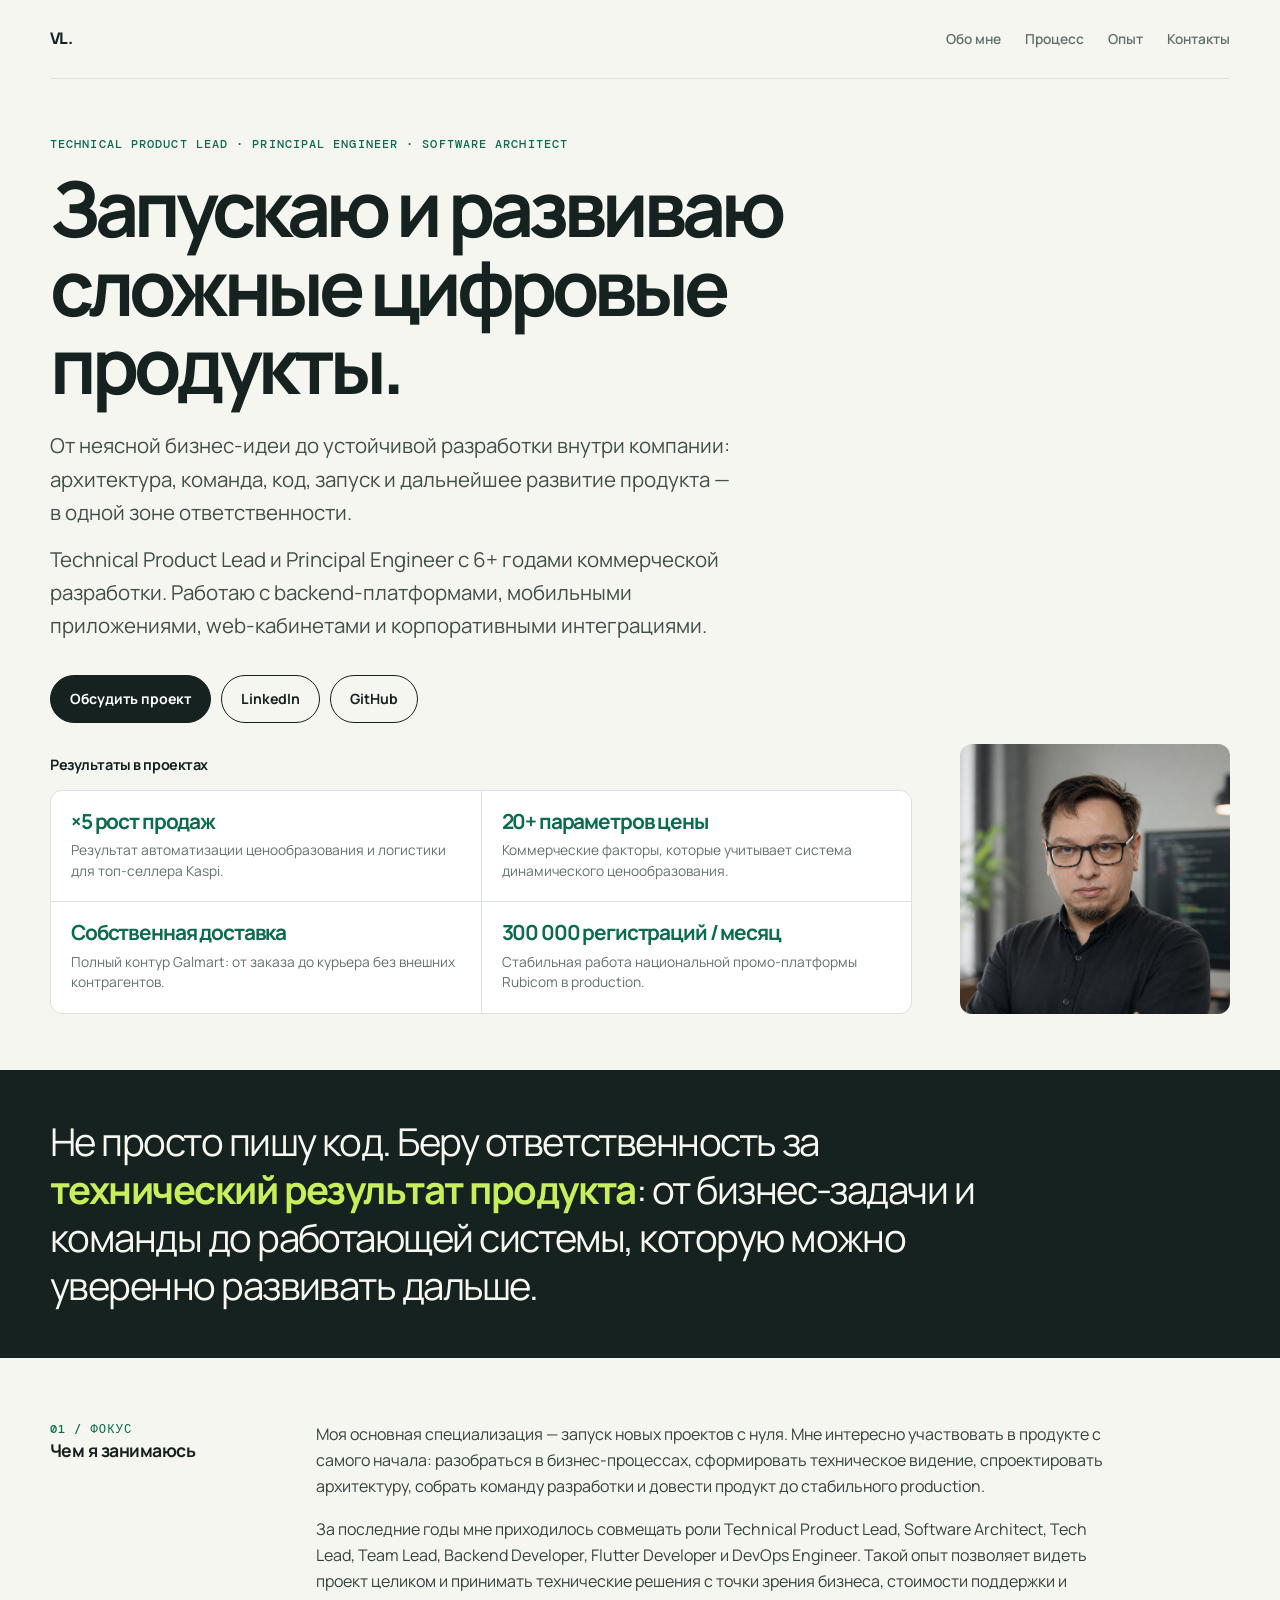
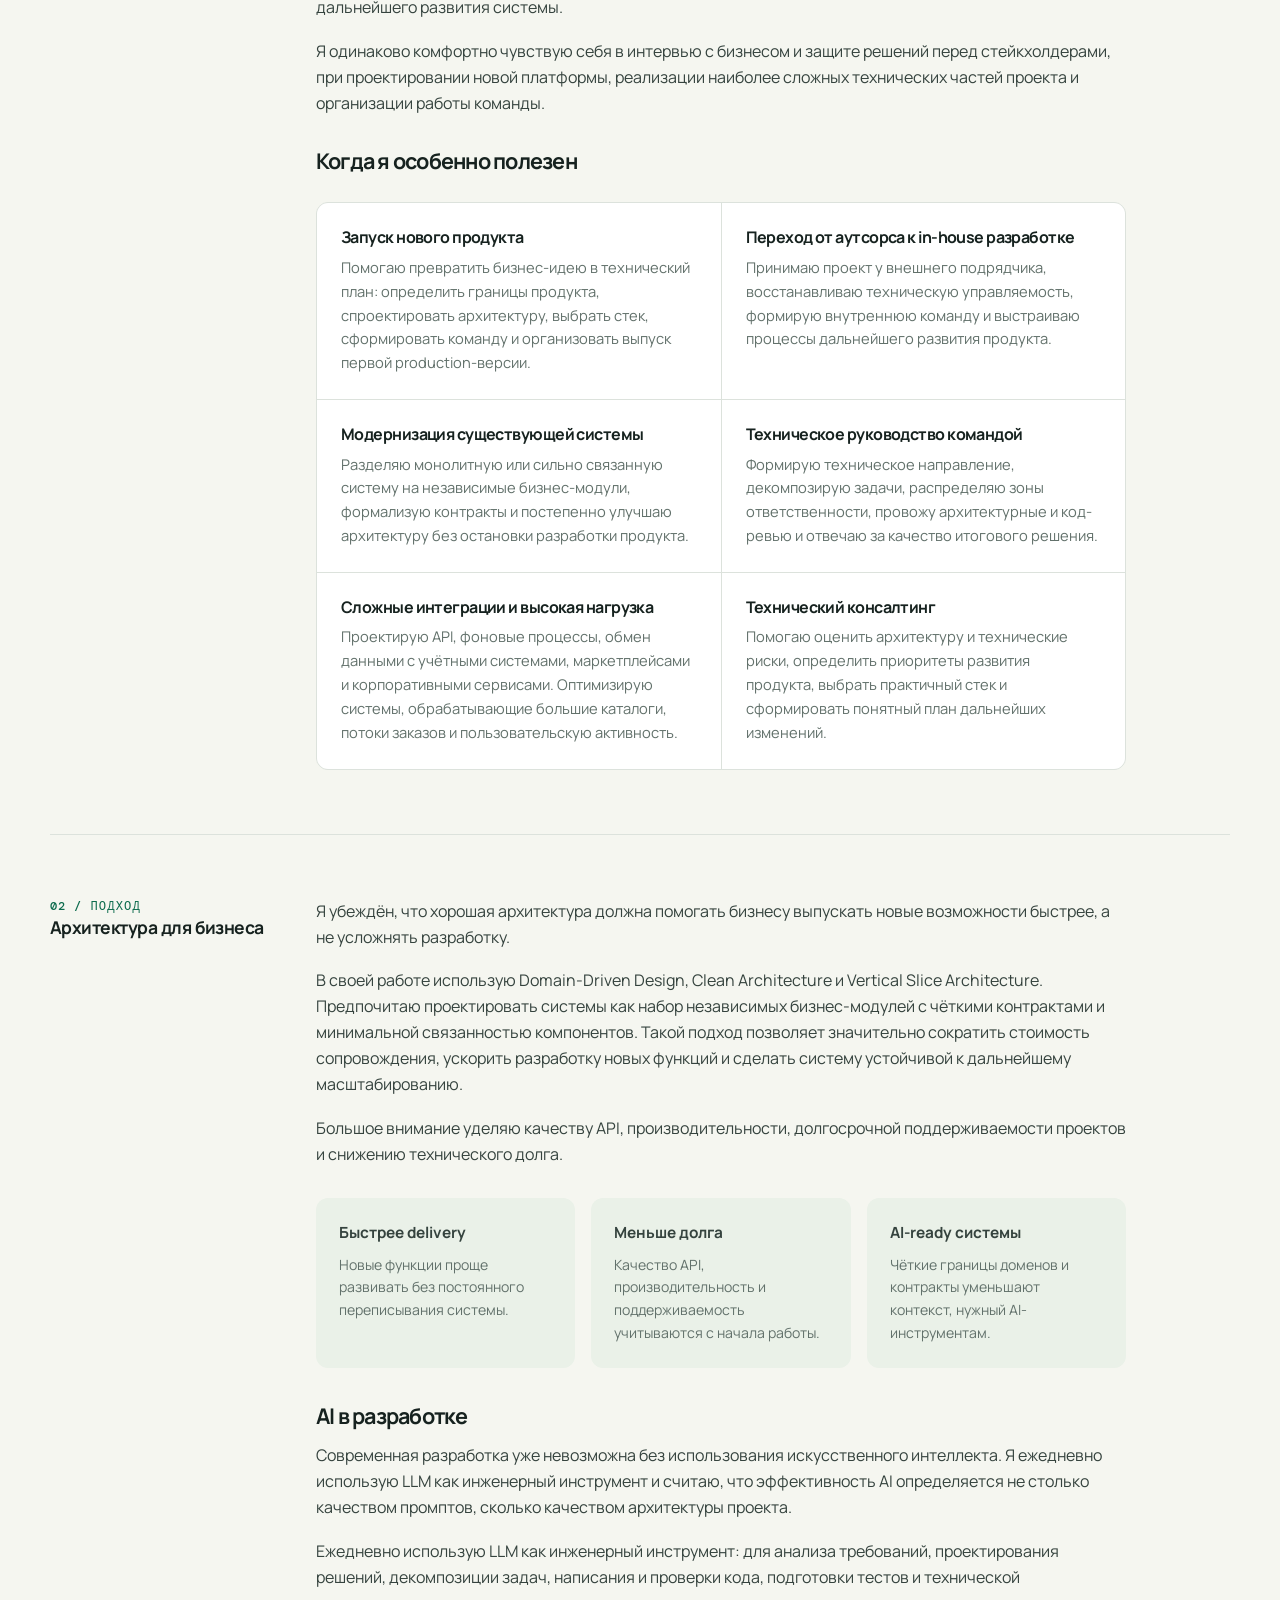
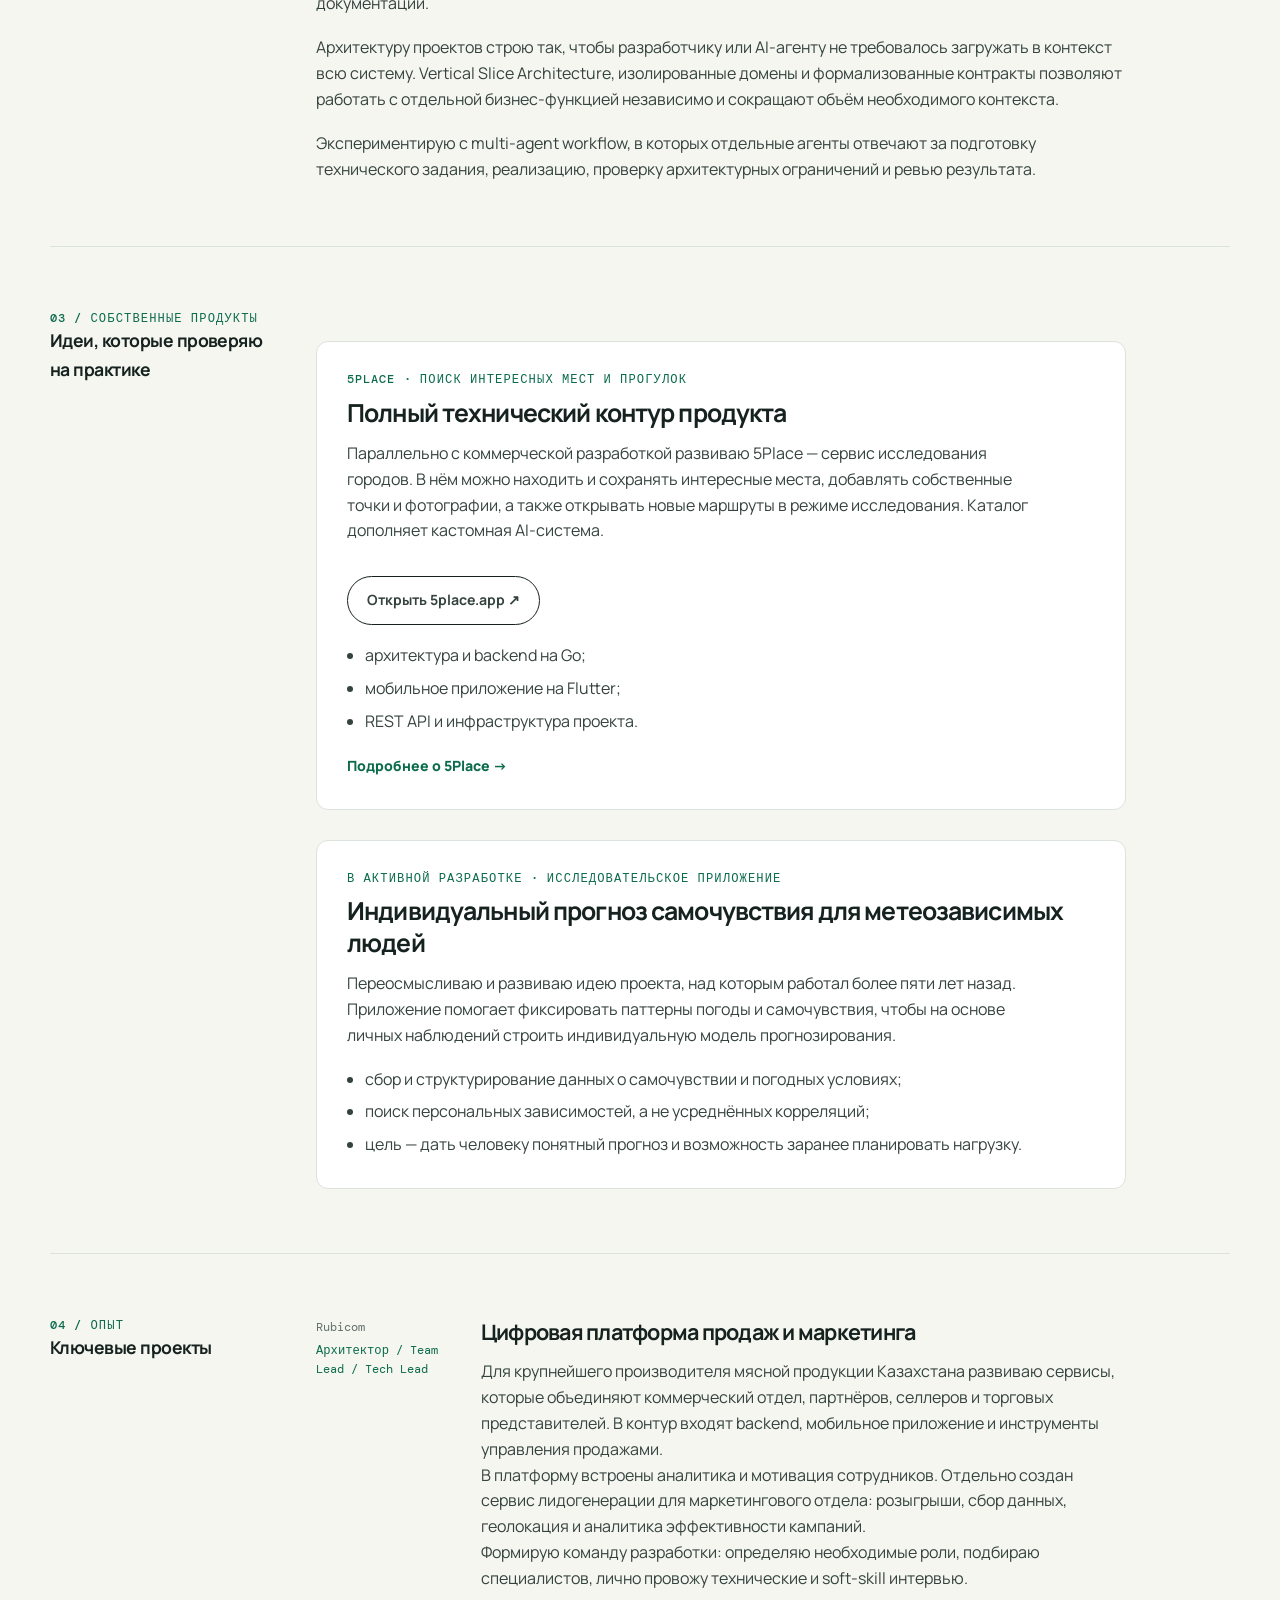
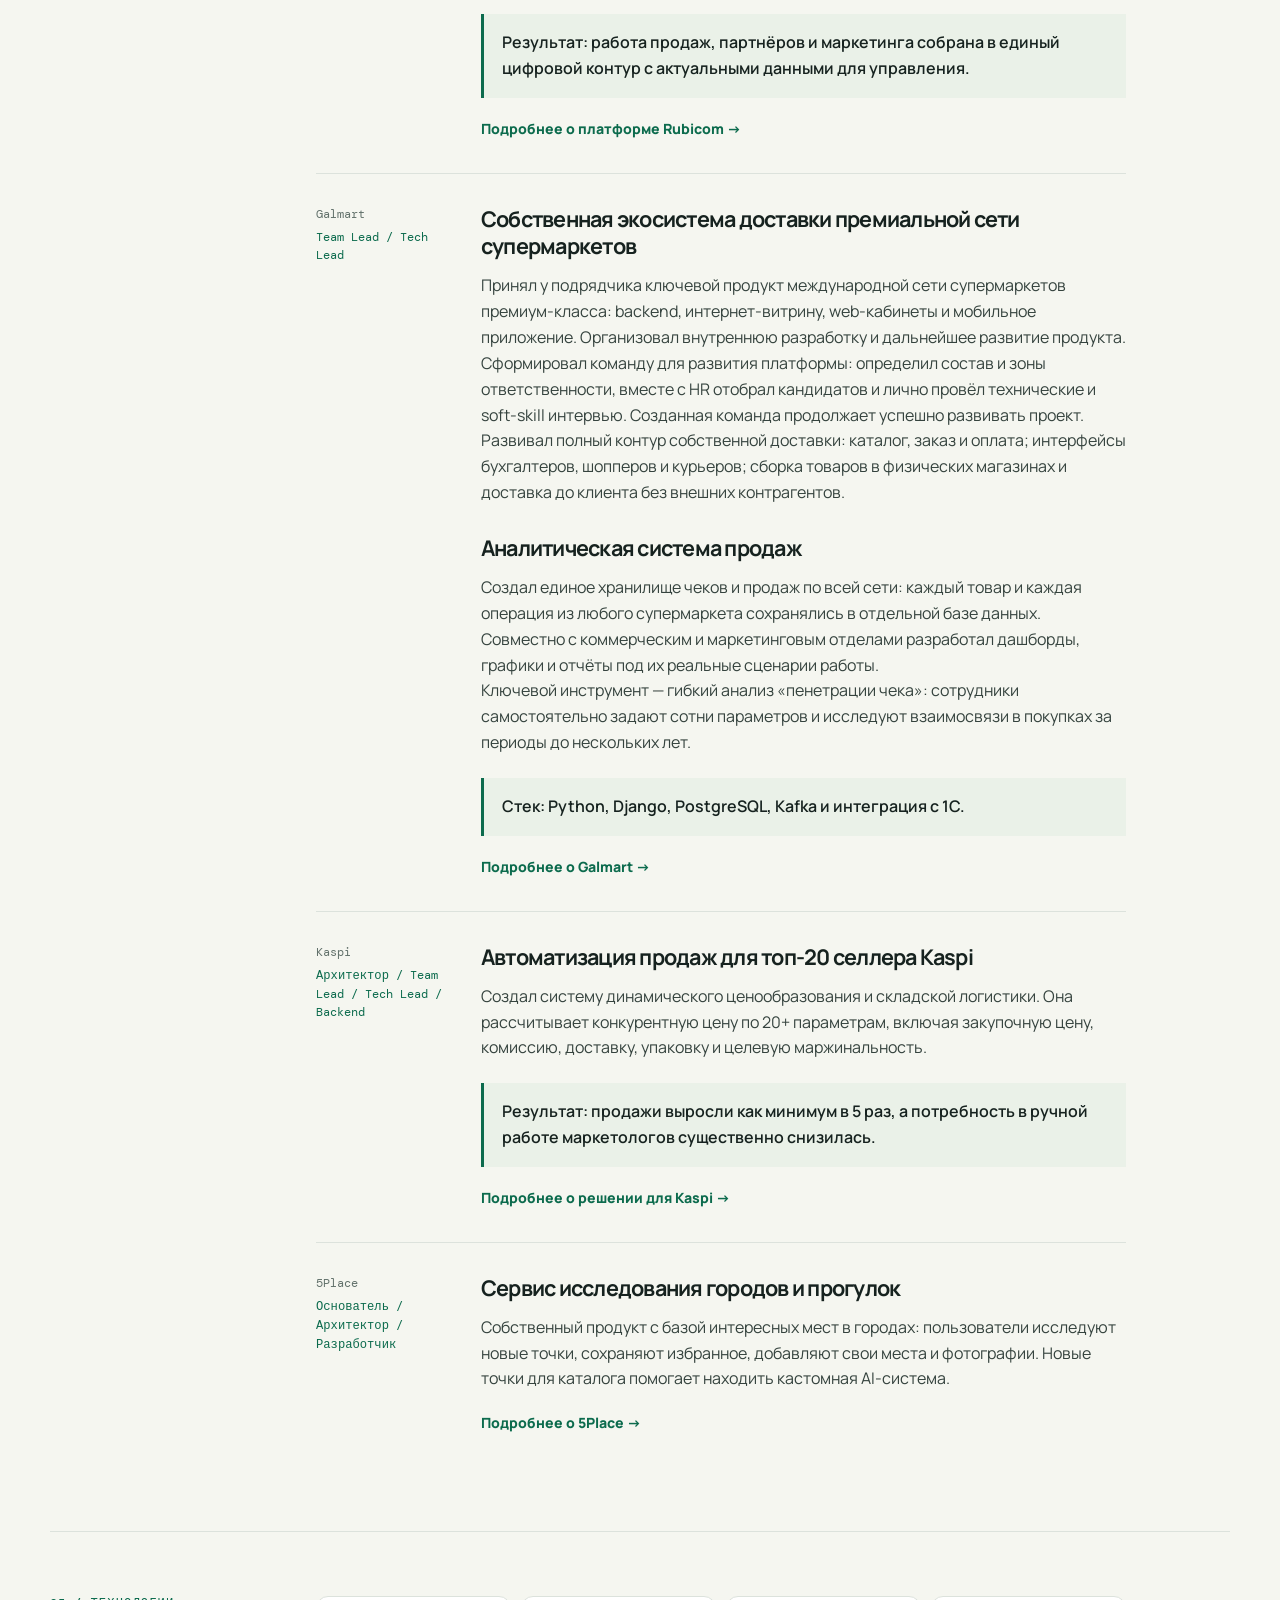
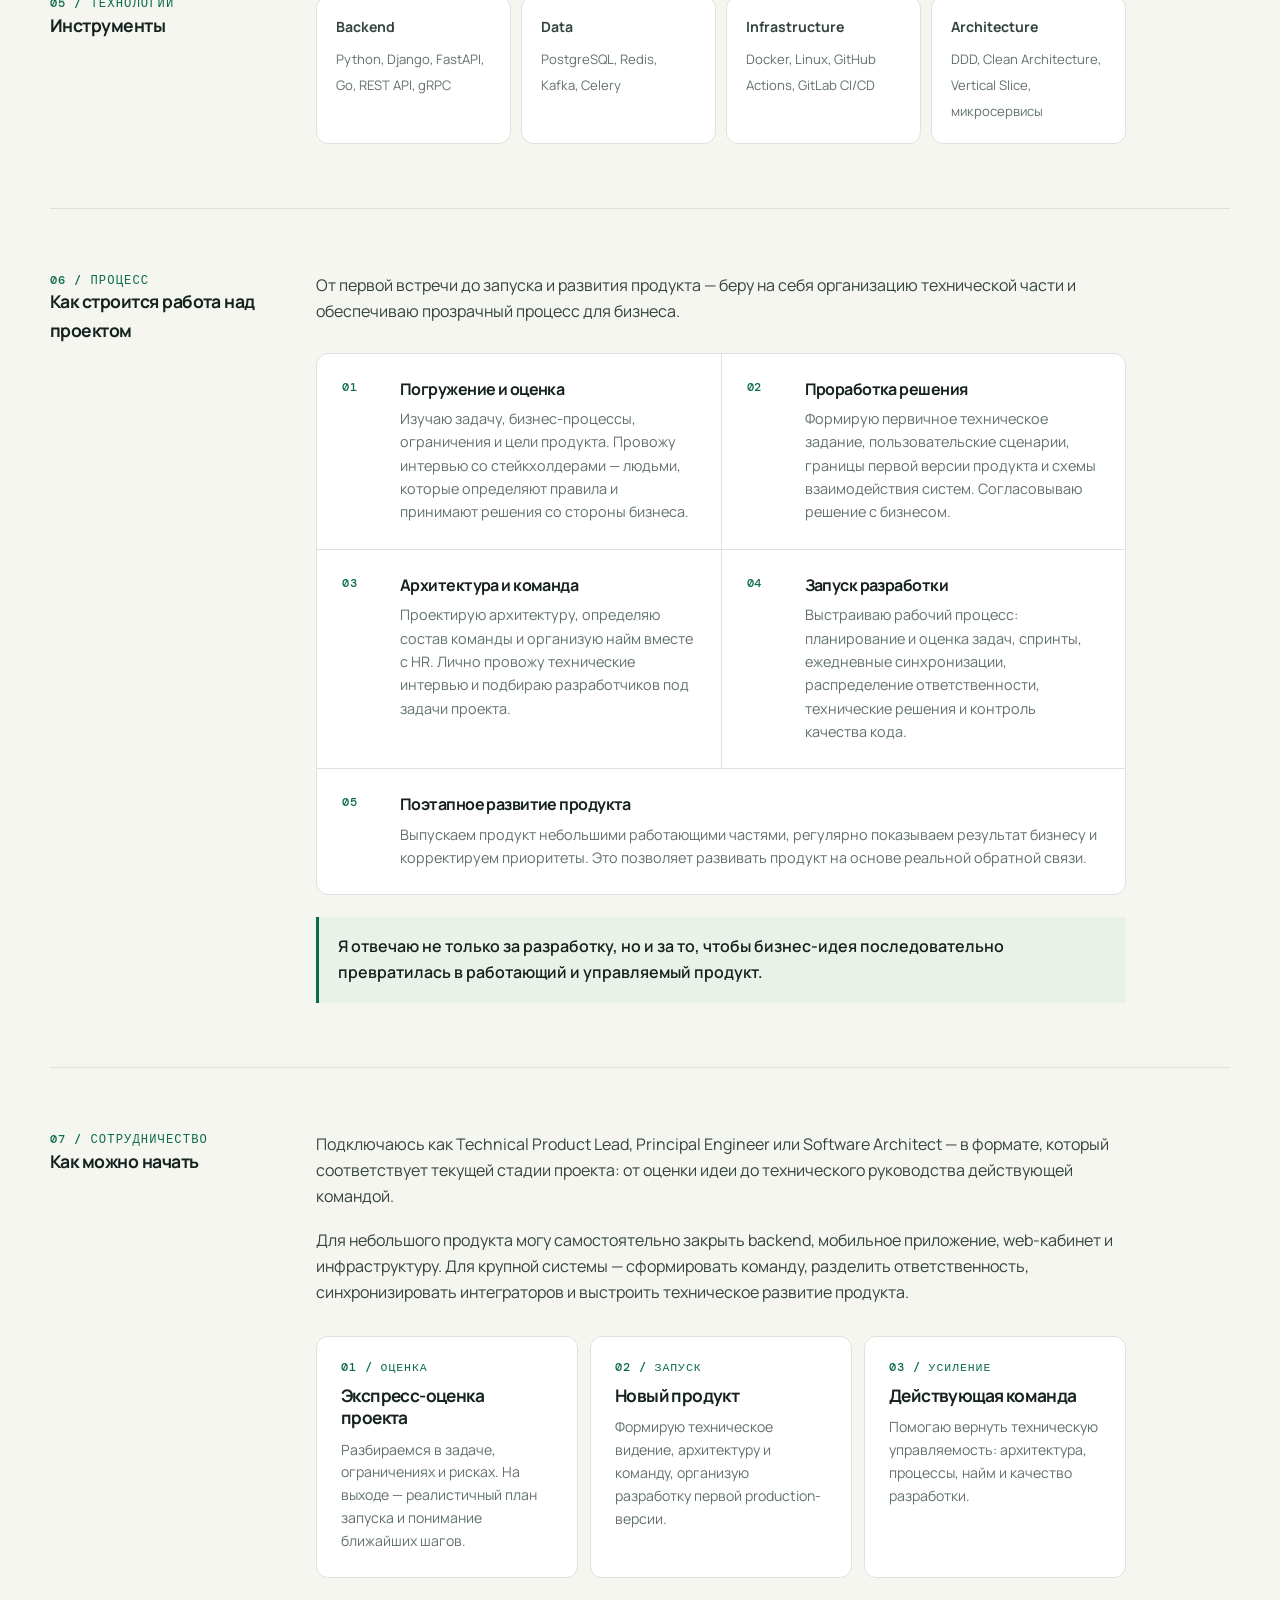
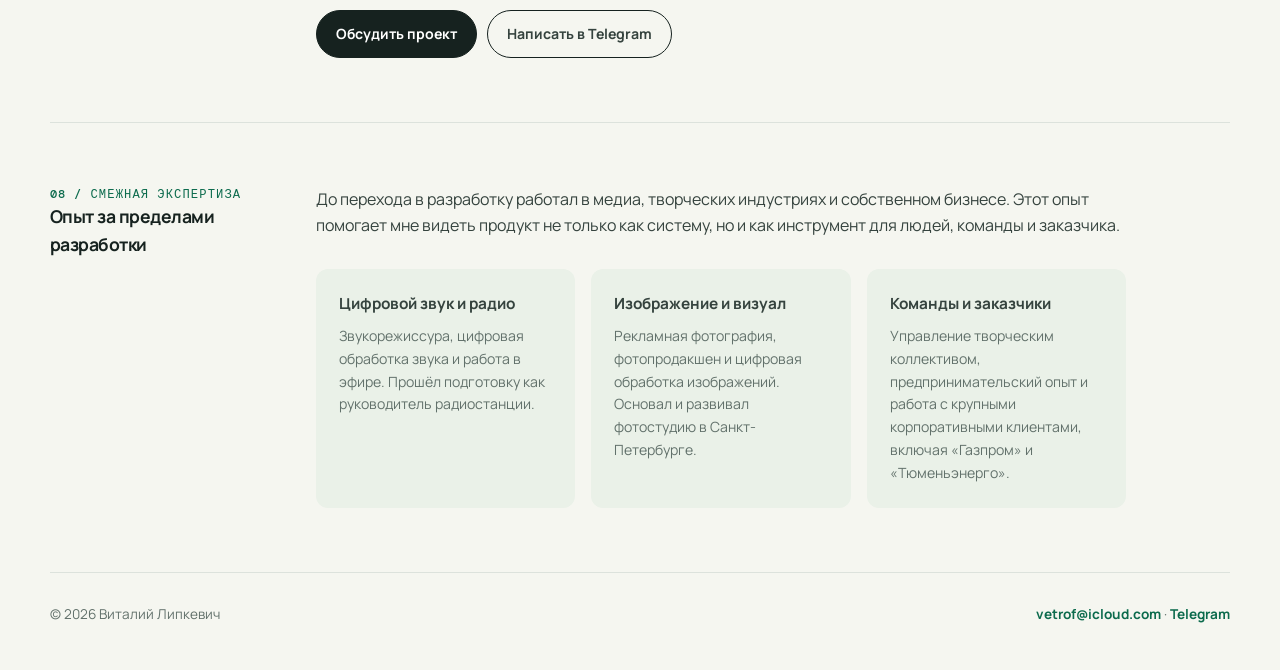
<file: index.html>
<!DOCTYPE html>
<html lang="ru">
    <head>
<meta http-equiv="Content-Type" content="text/html; charset=UTF-8">
        <meta charset="UTF-8">
        <meta name="viewport" content="width=device-width, initial-scale=1.0">
        <title>Виталий Липкевич — Technical Product Lead &amp; Principal Engineer</title>
        <meta name="description" content="Виталий Липкевич — Technical Product Lead и Principal Engineer. Превращаю бизнес-запросы в цифровые продукты: от требований и архитектуры до production.">
        <meta name="google-site-verification" content="I3TQIrChtKUMoIKb_KGM34nCK52fKUWcJ7Zv2fef__0">
        <link rel="canonical" href="https://vetrof.github.io/">
        <meta property="og:type" content="website">
        <meta property="og:locale" content="ru_RU">
        <meta property="og:title" content="Виталий Липкевич — Technical Product Lead &amp; Principal Engineer">
        <meta property="og:description" content="Technical Product Lead и Principal Engineer: превращаю бизнес-запросы в цифровые продукты, проектирую архитектуру и формирую команды.">
        <meta property="og:url" content="https://vetrof.github.io/">
        <meta property="og:image" content="https://vetrof.github.io/my_photo.jpg">
        <meta name="twitter:card" content="summary">
        <script type="application/ld+json">
            {"@context":"https://schema.org","@type":"Person","name":"Виталий Липкевич","jobTitle":["Technical Product Lead","Principal Engineer","Software Architect"],"url":"https://vetrof.github.io/","image":"https://vetrof.github.io/my_photo.jpg","email":"mailto:vetrof@icloud.com","sameAs":["https://www.linkedin.com/in/vitaly-lipkevich/","https://github.com/vetrof","https://t.me/old_pogrommist"],"knowsAbout":["Product Discovery","Stakeholder Management","Software Architecture","Backend Development","Python","Go","Flutter","Domain-Driven Design","Clean Architecture","Vertical Slice Architecture"]}
        </script>
        <link rel="preconnect" href="https://fonts.googleapis.com">
        <link rel="preconnect" href="https://fonts.gstatic.com" crossorigin>
        <link href="https://fonts.googleapis.com/css2?family=DM+Mono:wght@400;500&amp;family=Manrope:wght@400;500;600;700;800&amp;display=swap" rel="stylesheet">
        <style>
            :root { --ink:#16221f; --muted:#62716b; --paper:#f5f6f0; --card:#fff; --line:#dce2dc; --green:#0c6b4d; --lime:#c6ef5b; --soft:#eaf1e8; --radius:12px; }
            * { box-sizing:border-box; margin:0; }
            html { scroll-behavior:smooth; }
            body { color:var(--ink); background:var(--paper); font-family:Manrope,Arial,sans-serif; line-height:1.62; -webkit-font-smoothing:antialiased; }
            a { color:inherit; }
            .wrap { width:min(1180px, calc(100% - 40px)); margin:auto; }
            .top { display:flex; align-items:center; justify-content:space-between; padding:26px 0; border-bottom:1px solid var(--line); }
            .brand { font-weight:800; letter-spacing:-.04em; text-decoration:none; }
            .nav { display:flex; gap:24px; color:var(--muted); font-size:.86rem; font-weight:600; }
            .nav a { text-decoration:none; }
            .nav a:hover { color:var(--green); }
            .hero { display:grid; grid-template-columns:1fr 270px; gap:48px; padding:58px 0 56px; align-items:end; }
            .eyebrow, .label { color:var(--green); font:500 .76rem/1.2 "DM Mono",monospace; letter-spacing:.09em; text-transform:uppercase; }
            h1 { max-width:860px; margin:18px 0 25px; font-size:clamp(2.55rem,6vw,5.6rem); line-height:1.02; letter-spacing:-.065em; }
            .lead { max-width:690px; color:#405049; font-size:clamp(1.05rem,2vw,1.28rem); }
            .lead + .lead { margin-top:14px; }
            .actions { display:flex; flex-wrap:wrap; gap:10px; margin-top:32px; }
            .button { border:1px solid var(--ink); border-radius:999px; padding:12px 19px; font-size:.88rem; font-weight:700; text-decoration:none; transition:.2s; }
            .button.primary { background:var(--ink); color:white; }
            .button:hover { transform:translateY(-2px); background:var(--lime); color:var(--ink); border-color:var(--lime); }
            .portrait img { display:block; width:100%; aspect-ratio:1; object-fit:cover; border-radius:var(--radius); filter:saturate(.8); }
            .results { margin-top:30px; }
            .results h2 { margin-bottom:13px; font-size:.9rem; }
            .result-grid { display:grid; grid-template-columns:repeat(2,1fr); gap:1px; overflow:hidden; border:1px solid var(--line); border-radius:var(--radius); background:var(--line); }
            .result-card { background:var(--card); padding:20px; }
            .result-card b { display:block; color:var(--green); font-size:1.3rem; letter-spacing:-.055em; line-height:1.05; }
            .result-card p { margin-top:8px; color:var(--muted); font-size:.86rem; line-height:1.48; }
            .statement { background:var(--ink); color:#f7f8f1; padding:48px 0; }
            .statement p { max-width:930px; font-size:clamp(1.45rem,3vw,2.45rem); line-height:1.25; letter-spacing:-.04em; }
            .statement strong { color:var(--lime); }
            .section { padding:64px 0; border-bottom:1px solid var(--line); }
            .section-grid { display:grid; grid-template-columns:220px minmax(0,1fr); gap:46px; }
            h2 { font-size:1.1rem; letter-spacing:-.03em; }
            .section-content > p + p { margin-top:18px; }
            .section-content { max-width:810px; color:#35433e; }
            .section-content h3 { color:var(--ink); font-size:1.35rem; line-height:1.28; letter-spacing:-.035em; }
            .services { display:grid; grid-template-columns:repeat(2,1fr); gap:1px; overflow:hidden; background:var(--line); border:1px solid var(--line); border-radius:var(--radius); margin-top:28px; }
            .service { background:var(--card); padding:24px; }
            .service h3 { font-size:1rem; margin-bottom:8px; }
            .service p { font-size:.92rem; color:var(--muted); }
            .workflow { display:grid; grid-template-columns:repeat(2,1fr); gap:1px; overflow:hidden; margin-top:28px; border:1px solid var(--line); border-radius:var(--radius); background:var(--line); }
            .workflow-step { display:grid; grid-template-columns:44px 1fr; gap:14px; padding:25px; background:var(--card); }
            .workflow-step:last-child { grid-column:1 / -1; }
            .step-number { color:var(--green); font:500 .78rem/1.4 "DM Mono",monospace; letter-spacing:.05em; }
            .workflow-step h3 { margin-bottom:8px; font-size:1rem; }
            .workflow-step p { color:var(--muted); font-size:.9rem; }
            .workflow-note { margin-top:22px; padding:17px 19px; border-left:3px solid var(--green); background:var(--soft); color:var(--ink); font-weight:600; }
            .engagements { display:grid; grid-template-columns:repeat(3,1fr); gap:12px; margin-top:30px; }
            .engagement { padding:24px; border:1px solid var(--line); border-radius:var(--radius); background:var(--card); }
            .engagement b { display:block; color:var(--green); font:500 .72rem/1.2 "DM Mono",monospace; letter-spacing:.08em; text-transform:uppercase; }
            .engagement h3 { margin:11px 0 9px; font-size:1.08rem; }
            .engagement p { color:var(--muted); font-size:.88rem; }
            .approach { display:grid; grid-template-columns:repeat(3,1fr); gap:16px; margin-top:30px; }
            .approach div { background:var(--soft); padding:23px; border-radius:var(--radius); }
            .approach b { display:block; margin-bottom:8px; font-size:.96rem; }
            .approach p { color:var(--muted); font-size:.88rem; }
            .project { background:var(--card); border:1px solid var(--line); border-radius:var(--radius); padding:30px; margin-top:30px; }
            .project h3 { margin:10px 0 12px; font-size:1.55rem; }
            .project p { max-width:700px; }
            .project ul, .role ul { margin:18px 0 0; padding-left:18px; }
            .outcome { margin-top:22px; padding:16px 18px; border-left:3px solid var(--green); background:var(--soft); color:var(--ink); font-weight:600; }
            .case-link { display:inline-block; margin-top:20px; color:var(--green); font-size:.88rem; font-weight:800; text-decoration:none; }
            .case-link:hover { text-decoration:underline; }
            li + li { margin-top:7px; }
            .roles { display:grid; gap:0; }
            .role { display:grid; grid-template-columns:145px 1fr; gap:20px; padding:31px 0; border-top:1px solid var(--line); }
            .role:first-child { padding-top:0; border-top:0; }
            .role-meta { color:var(--muted); font:400 .76rem/1.55 "DM Mono",monospace; }
            .role-meta span { display:block; color:var(--green); margin-top:4px; }
            .role h3 { margin-bottom:13px; }
            .stack { display:grid; grid-template-columns:repeat(4,1fr); gap:10px; }
            .stack div { padding:19px; border:1px solid var(--line); border-radius:var(--radius); background:var(--card); }
            .stack b { font-size:.88rem; display:block; margin-bottom:7px; }
            .stack span { font-size:.82rem; color:var(--muted); }
            footer { display:flex; justify-content:space-between; gap:24px; padding:30px 0 45px; color:var(--muted); font-size:.85rem; }
            footer a { color:var(--green); font-weight:700; text-decoration:none; }
            @media (max-width:760px) { .wrap{width:min(100% - 28px,1180px)} .top{padding:18px 0}.nav{gap:13px;font-size:.75rem}.hero{grid-template-columns:1fr;gap:28px;padding:38px 0 44px}.portrait{width:160px;justify-self:end}.section{padding:44px 0}.section-grid,.role{grid-template-columns:1fr;gap:18px}.services,.workflow,.engagements,.approach,.stack,.result-grid{grid-template-columns:1fr}.workflow-step:last-child{grid-column:auto}.statement{padding:36px 0} footer{display:block} footer p+p{margin-top:10px} }
        </style>
    </head>
    <body>
        <div class="wrap">
            <header class="top">
                <a class="brand" href="#top">VL.</a>
                <nav class="nav"><a href="#about">Обо мне</a><a href="#workflow">Процесс</a><a href="#experience">Опыт</a><a href="#contact">Контакты</a></nav>
            </header>
            <main id="top">
                <section class="hero">
                    <div>
                        <p class="eyebrow">Technical Product Lead · Principal Engineer · Software Architect</p>
                        <h1>Запускаю и развиваю сложные цифровые продукты.</h1>
                        <p class="lead">От неясной бизнес-идеи до устойчивой разработки внутри компании: архитектура, команда, код, запуск и дальнейшее развитие продукта — в одной зоне ответственности.</p>
                        <p class="lead">Technical Product Lead и Principal Engineer с 6+ годами коммерческой разработки. Работаю с backend-платформами, мобильными приложениями, web-кабинетами и корпоративными интеграциями.</p>
                        <div class="actions">
<a class="button primary" href="mailto:vetrof@icloud.com">Обсудить проект</a><a class="button" href="https://www.linkedin.com/in/vitaly-lipkevich/" target="_blank" rel="noopener">LinkedIn</a><a class="button" href="https://github.com/vetrof" target="_blank" rel="noopener">GitHub</a>
</div>
                        <div class="results">
<h2>Результаты в проектах</h2>
<div class="result-grid">
<article class="result-card"><b>×5 рост продаж</b><p>Результат автоматизации ценообразования и логистики для топ-селлера Kaspi.</p></article><article class="result-card"><b>20+ параметров цены</b><p>Коммерческие факторы, которые учитывает система динамического ценообразования.</p></article><article class="result-card"><b>Собственная доставка</b><p>Полный контур Galmart: от заказа до курьера без внешних контрагентов.</p></article><article class="result-card"><b>300 000 регистраций / месяц</b><p>Стабильная работа национальной промо-платформы Rubicom в production.</p></article>
</div>
</div>
                    </div>
                    <div class="portrait"><img src="my_photo.jpg" alt="Виталий Липкевич"></div>
                </section>
            </main>
        </div>
        <section class="statement"><div class="wrap"><p>Не просто пишу код. Беру ответственность за <strong>технический результат продукта</strong>: от бизнес-задачи и команды до работающей системы, которую можно уверенно развивать дальше.</p></div></section>
        <div class="wrap">
            <section class="section" id="about"><div class="section-grid">
<div>
<p class="label">01 / Фокус</p>
<h2>Чем я занимаюсь</h2>
</div>
<div class="section-content">
<p>Моя основная специализация — запуск новых проектов с нуля. Мне интересно участвовать в продукте с самого начала: разобраться в бизнес-процессах, сформировать техническое видение, спроектировать архитектуру, собрать команду разработки и довести продукт до стабильного production.</p>
<p>За последние годы мне приходилось совмещать роли Technical Product Lead, Software Architect, Tech Lead, Team Lead, Backend Developer, Flutter Developer и DevOps Engineer. Такой опыт позволяет видеть проект целиком и принимать технические решения с точки зрения бизнеса, стоимости поддержки и дальнейшего развития системы.</p>
<p>Я одинаково комфортно чувствую себя в интервью с бизнесом и защите решений перед стейкхолдерами, при проектировании новой платформы, реализации наиболее сложных технических частей проекта и организации работы команды.</p>
<h3 style="margin-top:30px">Когда я особенно полезен</h3>
<div class="services">
<article class="service"><h3>Запуск нового продукта</h3>
<p>Помогаю превратить бизнес-идею в технический план: определить границы продукта, спроектировать архитектуру, выбрать стек, сформировать команду и организовать выпуск первой production-версии.</p></article><article class="service"><h3>Переход от аутсорса к in-house разработке</h3>
<p>Принимаю проект у внешнего подрядчика, восстанавливаю техническую управляемость, формирую внутреннюю команду и выстраиваю процессы дальнейшего развития продукта.</p></article><article class="service"><h3>Модернизация существующей системы</h3>
<p>Разделяю монолитную или сильно связанную систему на независимые бизнес-модули, формализую контракты и постепенно улучшаю архитектуру без остановки разработки продукта.</p></article><article class="service"><h3>Техническое руководство командой</h3>
<p>Формирую техническое направление, декомпозирую задачи, распределяю зоны ответственности, провожу архитектурные и код-ревью и отвечаю за качество итогового решения.</p></article><article class="service"><h3>Сложные интеграции и высокая нагрузка</h3>
<p>Проектирую API, фоновые процессы, обмен данными с учётными системами, маркетплейсами и корпоративными сервисами. Оптимизирую системы, обрабатывающие большие каталоги, потоки заказов и пользовательскую активность.</p></article><article class="service"><h3>Технический консалтинг</h3>
<p>Помогаю оценить архитектуру и технические риски, определить приоритеты развития продукта, выбрать практичный стек и сформировать понятный план дальнейших изменений.</p></article>
</div>
</div>
</div></section>
            <section class="section"><div class="section-grid">
<div>
<p class="label">02 / Подход</p>
<h2>Архитектура для бизнеса</h2>
</div>
<div class="section-content">
<p>Я убеждён, что хорошая архитектура должна помогать бизнесу выпускать новые возможности быстрее, а не усложнять разработку.</p>
<p>В своей работе использую Domain-Driven Design, Clean Architecture и Vertical Slice Architecture. Предпочитаю проектировать системы как набор независимых бизнес-модулей с чёткими контрактами и минимальной связанностью компонентов. Такой подход позволяет значительно сократить стоимость сопровождения, ускорить разработку новых функций и сделать систему устойчивой к дальнейшему масштабированию.</p>
<p>Большое внимание уделяю качеству API, производительности, долгосрочной поддерживаемости проектов и снижению технического долга.</p>
<div class="approach">
<div>
<b>Быстрее delivery</b><p>Новые функции проще развивать без постоянного переписывания системы.</p>
</div>
<div>
<b>Меньше долга</b><p>Качество API, производительность и поддерживаемость учитываются с начала работы.</p>
</div>
<div>
<b>AI-ready системы</b><p>Чёткие границы доменов и контракты уменьшают контекст, нужный AI-инструментам.</p>
</div>
</div>
<h3 style="margin-top:34px">AI в разработке</h3>
<p style="margin-top:14px">Современная разработка уже невозможна без использования искусственного интеллекта. Я ежедневно использую LLM как инженерный инструмент и считаю, что эффективность AI определяется не столько качеством промптов, сколько качеством архитектуры проекта.</p>
<p>Ежедневно использую LLM как инженерный инструмент: для анализа требований, проектирования решений, декомпозиции задач, написания и проверки кода, подготовки тестов и технической документации.</p>
<p>Архитектуру проектов строю так, чтобы разработчику или AI-агенту не требовалось загружать в контекст всю систему. Vertical Slice Architecture, изолированные домены и формализованные контракты позволяют работать с отдельной бизнес-функцией независимо и сокращают объём необходимого контекста.</p>
<p>Экспериментирую с multi-agent workflow, в которых отдельные агенты отвечают за подготовку технического задания, реализацию, проверку архитектурных ограничений и ревью результата.</p>
</div>
</div></section>
            <section class="section"><div class="section-grid">
<div>
<p class="label">03 / Собственные продукты</p>
<h2>Идеи, которые проверяю на практике</h2>
</div>
<div class="section-content">
<div class="project">
<p class="label">5Place · поиск интересных мест и прогулок</p>
<h3>Полный технический контур продукта</h3>
<p>Параллельно с коммерческой разработкой развиваю 5Place — сервис исследования городов. В нём можно находить и сохранять интересные места, добавлять собственные точки и фотографии, а также открывать новые маршруты в режиме исследования. Каталог дополняет кастомная AI-система.</p>
<div class="actions"><a class="button" href="https://5place.app" target="_blank" rel="noopener">Открыть 5place.app ↗</a></div>
<ul>
<li>архитектура и backend на Go;</li>
<li>мобильное приложение на Flutter;</li>
<li>REST API и инфраструктура проекта.</li>
</ul>
<a class="case-link" href="/cases/5place/">Подробнее о 5Place →</a>
</div>
<div class="project">
<p class="label">В активной разработке · исследовательское приложение</p>
<h3>Индивидуальный прогноз самочувствия для метеозависимых людей</h3>
<p>Переосмысливаю и развиваю идею проекта, над которым работал более пяти лет назад. Приложение помогает фиксировать паттерны погоды и самочувствия, чтобы на основе личных наблюдений строить индивидуальную модель прогнозирования.</p>
<ul>
<li>сбор и структурирование данных о самочувствии и погодных условиях;</li>
<li>поиск персональных зависимостей, а не усреднённых корреляций;</li>
<li>цель — дать человеку понятный прогноз и возможность заранее планировать нагрузку.</li>
</ul>
</div>
</div>
</div></section>
            <section class="section" id="experience"><div class="section-grid">
<div>
<p class="label">04 / Опыт</p>
<h2>Ключевые проекты</h2>
</div>
<div class="section-content"><div class="roles">
<article class="role"><div class="role-meta">Rubicom<span>Архитектор / Team Lead / Tech Lead</span></div><div>
<h3>Цифровая платформа продаж и маркетинга</h3>
<p>Для крупнейшего производителя мясной продукции Казахстана развиваю сервисы, которые объединяют коммерческий отдел, партнёров, селлеров и торговых представителей. В контур входят backend, мобильное приложение и инструменты управления продажами.</p>
<p>В платформу встроены аналитика и мотивация сотрудников. Отдельно создан сервис лидогенерации для маркетингового отдела: розыгрыши, сбор данных, геолокация и аналитика эффективности кампаний.</p>
<p>Формирую команду разработки: определяю необходимые роли, подбираю специалистов, лично провожу технические и soft-skill интервью.</p>
<p class="outcome">Результат: работа продаж, партнёров и маркетинга собрана в единый цифровой контур с актуальными данными для управления.</p>
<a class="case-link" href="/cases/topsell/">Подробнее о платформе Rubicom →</a>
</div></article>
<article class="role"><div class="role-meta">Galmart<span>Team Lead / Tech Lead</span></div><div>
<h3>Собственная экосистема доставки премиальной сети супермаркетов</h3>
<p>Принял у подрядчика ключевой продукт международной сети супермаркетов премиум-класса: backend, интернет-витрину, web-кабинеты и мобильное приложение. Организовал внутреннюю разработку и дальнейшее развитие продукта.</p>
<p>Сформировал команду для развития платформы: определил состав и зоны ответственности, вместе с HR отобрал кандидатов и лично провёл технические и soft-skill интервью. Созданная команда продолжает успешно развивать проект.</p>
<p>Развивал полный контур собственной доставки: каталог, заказ и оплата; интерфейсы бухгалтеров, шопперов и курьеров; сборка товаров в физических магазинах и доставка до клиента без внешних контрагентов.</p>
<h3 style="margin-top:28px">Аналитическая система продаж</h3>
<p>Создал единое хранилище чеков и продаж по всей сети: каждый товар и каждая операция из любого супермаркета сохранялись в отдельной базе данных. Совместно с коммерческим и маркетинговым отделами разработал дашборды, графики и отчёты под их реальные сценарии работы.</p>
<p>Ключевой инструмент — гибкий анализ «пенетрации чека»: сотрудники самостоятельно задают сотни параметров и исследуют взаимосвязи в покупках за периоды до нескольких лет.</p>
<p class="outcome">Стек: Python, Django, PostgreSQL, Kafka и интеграция с 1С.</p>
<a class="case-link" href="/cases/galmart/">Подробнее о Galmart →</a>
</div></article>
<article class="role"><div class="role-meta">Kaspi<span>Архитектор / Team Lead / Tech Lead / Backend</span></div><div>
<h3>Автоматизация продаж для топ-20 селлера Kaspi</h3>
<p>Создал систему динамического ценообразования и складской логистики. Она рассчитывает конкурентную цену по 20+ параметрам, включая закупочную цену, комиссию, доставку, упаковку и целевую маржинальность.</p>
<p class="outcome">Результат: продажи выросли как минимум в 5 раз, а потребность в ручной работе маркетологов существенно снизилась.</p>
<a class="case-link" href="/cases/kaspi-pricing/">Подробнее о решении для Kaspi →</a>
</div></article>
<article class="role"><div class="role-meta">5Place<span>Основатель / Архитектор / Разработчик</span></div><div>
<h3>Сервис исследования городов и прогулок</h3>
<p>Собственный продукт с базой интересных мест в городах: пользователи исследуют новые точки, сохраняют избранное, добавляют свои места и фотографии. Новые точки для каталога помогает находить кастомная AI-система.</p>
<a class="case-link" href="/cases/5place/">Подробнее о 5Place →</a>
</div></article>
</div></div>
</div></section>
            <section class="section"><div class="section-grid">
<div>
<p class="label">05 / Технологии</p>
<h2>Инструменты</h2>
</div>
<div class="section-content"><div class="stack">
<div>
<b>Backend</b><span>Python, Django, FastAPI, Go, REST API, gRPC</span>
</div>
<div>
<b>Data</b><span>PostgreSQL, Redis, Kafka, Celery</span>
</div>
<div>
<b>Infrastructure</b><span>Docker, Linux, GitHub Actions, GitLab CI/CD</span>
</div>
<div>
<b>Architecture</b><span>DDD, Clean Architecture, Vertical Slice, микросервисы</span>
</div>
</div></div>
</div></section>
            <section class="section" id="workflow"><div class="section-grid">
<div>
<p class="label">06 / Процесс</p>
<h2>Как строится работа над проектом</h2>
</div>
<div class="section-content">
<p>От первой встречи до запуска и развития продукта — беру на себя организацию технической части и обеспечиваю прозрачный процесс для бизнеса.</p>
<div class="workflow">
<article class="workflow-step"><span class="step-number">01</span><div>
<h3>Погружение и оценка</h3>
<p>Изучаю задачу, бизнес-процессы, ограничения и цели продукта. Провожу интервью со стейкхолдерами — людьми, которые определяют правила и принимают решения со стороны бизнеса.</p>
</div></article><article class="workflow-step"><span class="step-number">02</span><div>
<h3>Проработка решения</h3>
<p>Формирую первичное техническое задание, пользовательские сценарии, границы первой версии продукта и схемы взаимодействия систем. Согласовываю решение с бизнесом.</p>
</div></article><article class="workflow-step"><span class="step-number">03</span><div>
<h3>Архитектура и команда</h3>
<p>Проектирую архитектуру, определяю состав команды и организую найм вместе с HR. Лично провожу технические интервью и подбираю разработчиков под задачи проекта.</p>
</div></article><article class="workflow-step"><span class="step-number">04</span><div>
<h3>Запуск разработки</h3>
<p>Выстраиваю рабочий процесс: планирование и оценка задач, спринты, ежедневные синхронизации, распределение ответственности, технические решения и контроль качества кода.</p>
</div></article><article class="workflow-step"><span class="step-number">05</span><div>
<h3>Поэтапное развитие продукта</h3>
<p>Выпускаем продукт небольшими работающими частями, регулярно показываем результат бизнесу и корректируем приоритеты. Это позволяет развивать продукт на основе реальной обратной связи.</p>
</div></article>
</div>
<p class="workflow-note">Я отвечаю не только за разработку, но и за то, чтобы бизнес-идея последовательно превратилась в работающий и управляемый продукт.</p>
</div>
</div></section>
            <section class="section"><div class="section-grid">
<div>
<p class="label">07 / Сотрудничество</p>
<h2>Как можно начать</h2>
</div>
<div class="section-content">
<p>Подключаюсь как Technical Product Lead, Principal Engineer или Software Architect — в формате, который соответствует текущей стадии проекта: от оценки идеи до технического руководства действующей командой.</p>
<p>Для небольшого продукта могу самостоятельно закрыть backend, мобильное приложение, web-кабинет и инфраструктуру. Для крупной системы — сформировать команду, разделить ответственность, синхронизировать интеграторов и выстроить техническое развитие продукта.</p>
<div class="engagements">
<article class="engagement"><b>01 / Оценка</b><h3>Экспресс-оценка проекта</h3>
<p>Разбираемся в задаче, ограничениях и рисках. На выходе — реалистичный план запуска и понимание ближайших шагов.</p></article><article class="engagement"><b>02 / Запуск</b><h3>Новый продукт</h3>
<p>Формирую техническое видение, архитектуру и команду, организую разработку первой production-версии.</p></article><article class="engagement"><b>03 / Усиление</b><h3>Действующая команда</h3>
<p>Помогаю вернуть техническую управляемость: архитектура, процессы, найм и качество разработки.</p></article>
</div>
<div class="actions">
<a class="button primary" href="mailto:vetrof@icloud.com">Обсудить проект</a><a class="button" href="https://t.me/old_pogrommist" target="_blank" rel="noopener">Написать в Telegram</a>
</div>
</div>
</div></section>
            <section class="section"><div class="section-grid">
<div>
<p class="label">08 / Смежная экспертиза</p>
<h2>Опыт за пределами разработки</h2>
</div>
<div class="section-content">
<p>До перехода в разработку работал в медиа, творческих индустриях и собственном бизнесе. Этот опыт помогает мне видеть продукт не только как систему, но и как инструмент для людей, команды и заказчика.</p>
<div class="approach">
<div>
<b>Цифровой звук и радио</b><p>Звукорежиссура, цифровая обработка звука и работа в эфире. Прошёл подготовку как руководитель радиостанции.</p>
</div>
<div>
<b>Изображение и визуал</b><p>Рекламная фотография, фотопродакшен и цифровая обработка изображений. Основал и развивал фотостудию в Санкт-Петербурге.</p>
</div>
<div>
<b>Команды и заказчики</b><p>Управление творческим коллективом, предпринимательский опыт и работа с крупными корпоративными клиентами, включая «Газпром» и «Тюменьэнерго».</p>
</div>
</div>
</div>
</div></section>
            <footer id="contact"><p>© 2026 Виталий Липкевич</p>
<p><a href="mailto:vetrof@icloud.com">vetrof@icloud.com</a> · <a href="https://t.me/old_pogrommist" target="_blank" rel="noopener">Telegram</a></p></footer>
        </div>
    </body>
</html>
</file>
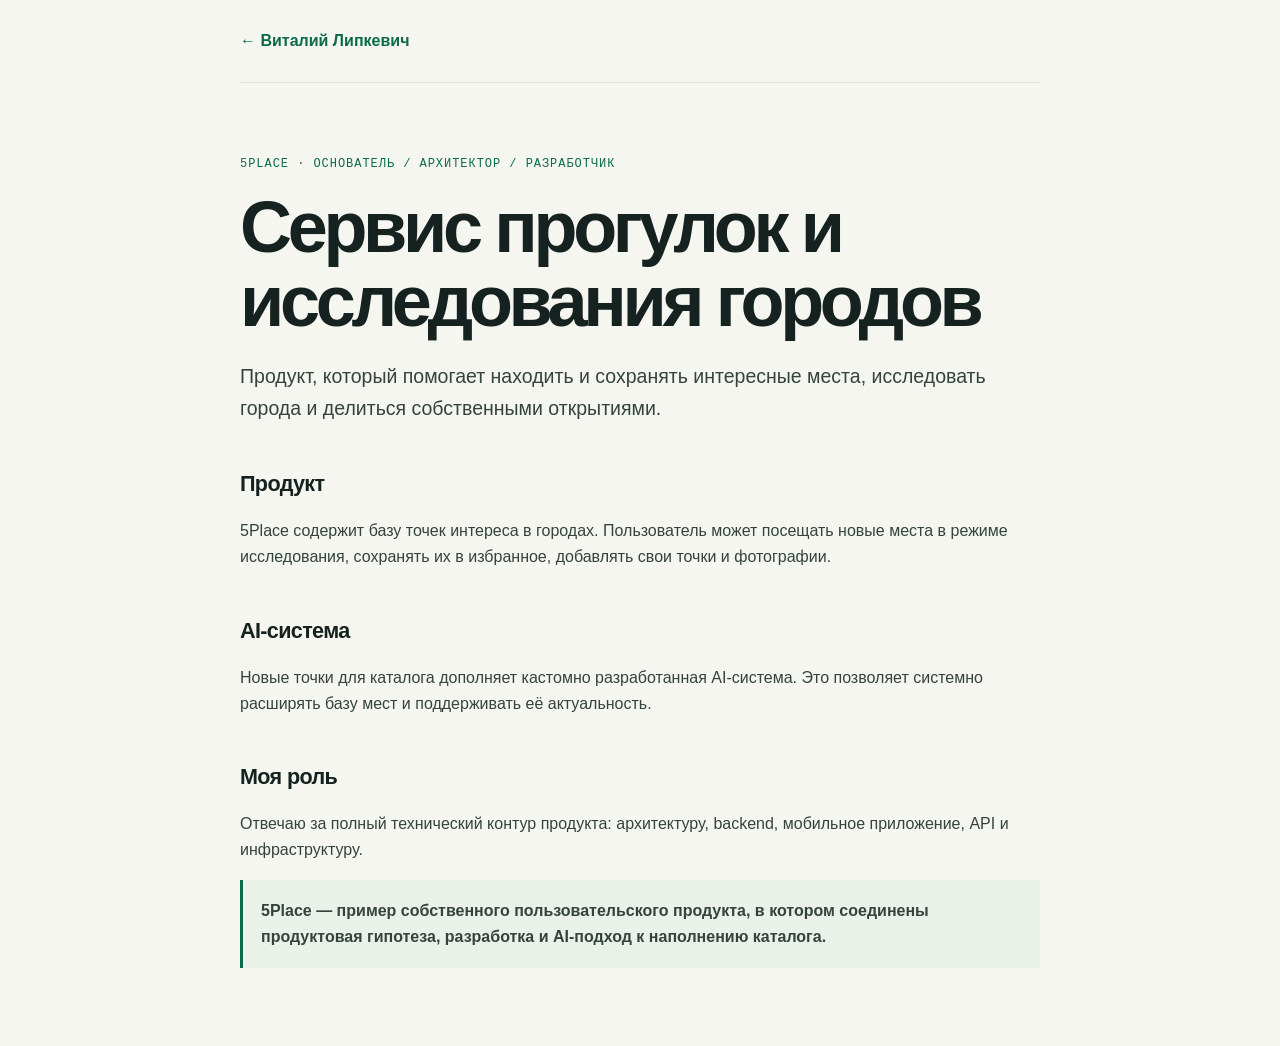
<file: cases/5place/index.html>
<!doctype html>
<html lang="ru"><head><meta charset="utf-8"><meta name="viewport" content="width=device-width,initial-scale=1"><title>5Place — сервис прогулок и исследования городов | Виталий Липкевич</title><meta name="description" content="5Place — сервис для исследования городов, интересных мест и прогулок с кастомной AI-системой наполнения каталога."><link rel="canonical" href="https://vetrof.github.io/cases/5place/"><link rel="stylesheet" href="../case.css"></head><body><div class="wrap"><header><a href="/">← Виталий Липкевич</a></header><main><p class="label">5Place · Основатель / Архитектор / Разработчик</p><h1>Сервис прогулок и исследования городов</h1><p class="lead">Продукт, который помогает находить и сохранять интересные места, исследовать города и делиться собственными открытиями.</p><h2>Продукт</h2><p>5Place содержит базу точек интереса в городах. Пользователь может посещать новые места в режиме исследования, сохранять их в избранное, добавлять свои точки и фотографии.</p><h2>AI-система</h2><p>Новые точки для каталога дополняет кастомно разработанная AI-система. Это позволяет системно расширять базу мест и поддерживать её актуальность.</p><h2>Моя роль</h2><p>Отвечаю за полный технический контур продукта: архитектуру, backend, мобильное приложение, API и инфраструктуру.</p><p class="outcome">5Place — пример собственного пользовательского продукта, в котором соединены продуктовая гипотеза, разработка и AI-подход к наполнению каталога.</p></main></div></body></html>
</file>
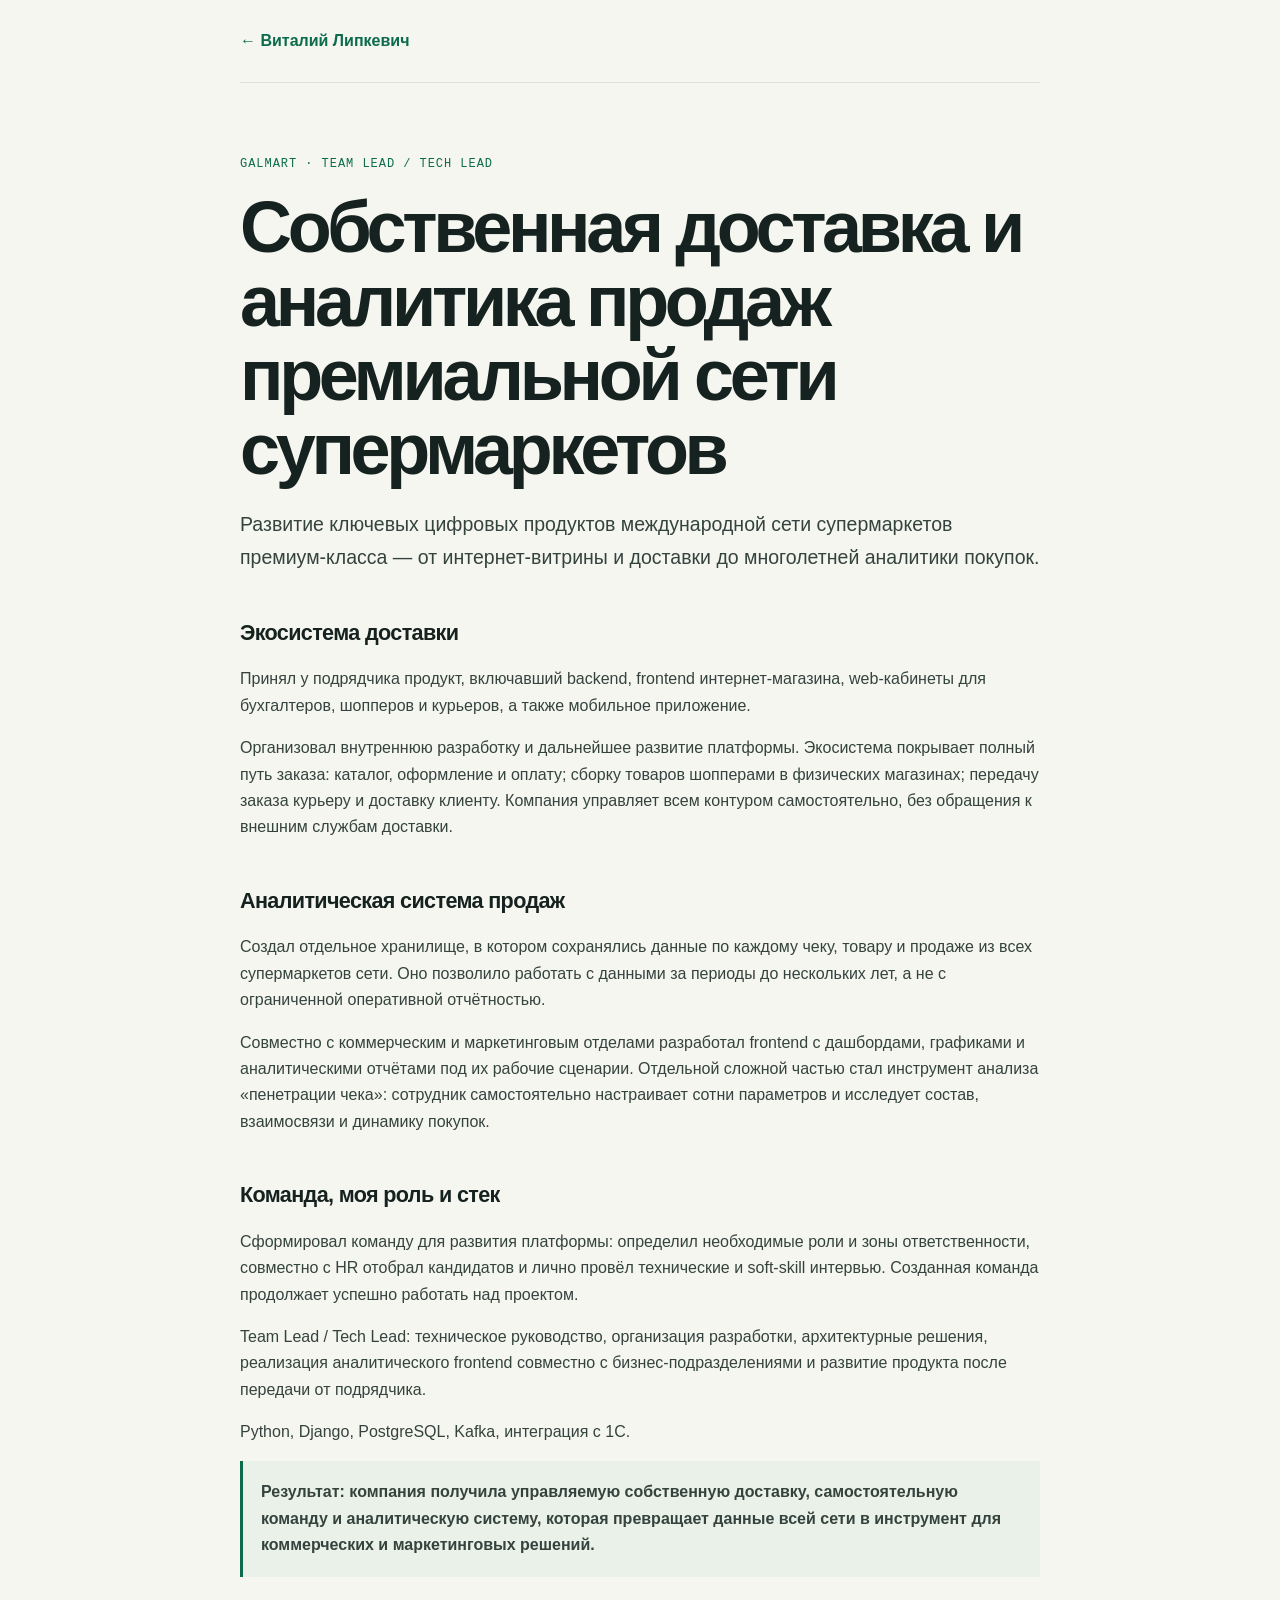
<file: cases/galmart/index.html>
<!doctype html>
<html lang="ru"><head><meta charset="utf-8"><meta name="viewport" content="width=device-width,initial-scale=1"><title>Galmart — собственная доставка и аналитика продаж | Виталий Липкевич</title><meta name="description" content="Кейс Galmart: собственная экосистема доставки и аналитическая система продаж международной сети супермаркетов премиум-класса."><link rel="canonical" href="https://vetrof.github.io/cases/galmart/"><link rel="stylesheet" href="../case.css"></head><body><div class="wrap"><header><a href="/">← Виталий Липкевич</a></header><main><p class="label">Galmart · Team Lead / Tech Lead</p><h1>Собственная доставка и аналитика продаж премиальной сети супермаркетов</h1><p class="lead">Развитие ключевых цифровых продуктов международной сети супермаркетов премиум-класса — от интернет-витрины и доставки до многолетней аналитики покупок.</p><h2>Экосистема доставки</h2><p>Принял у подрядчика продукт, включавший backend, frontend интернет-магазина, web-кабинеты для бухгалтеров, шопперов и курьеров, а также мобильное приложение.</p><p>Организовал внутреннюю разработку и дальнейшее развитие платформы. Экосистема покрывает полный путь заказа: каталог, оформление и оплату; сборку товаров шопперами в физических магазинах; передачу заказа курьеру и доставку клиенту. Компания управляет всем контуром самостоятельно, без обращения к внешним службам доставки.</p><h2>Аналитическая система продаж</h2><p>Создал отдельное хранилище, в котором сохранялись данные по каждому чеку, товару и продаже из всех супермаркетов сети. Оно позволило работать с данными за периоды до нескольких лет, а не с ограниченной оперативной отчётностью.</p><p>Совместно с коммерческим и маркетинговым отделами разработал frontend с дашбордами, графиками и аналитическими отчётами под их рабочие сценарии. Отдельной сложной частью стал инструмент анализа «пенетрации чека»: сотрудник самостоятельно настраивает сотни параметров и исследует состав, взаимосвязи и динамику покупок.</p><h2>Команда, моя роль и стек</h2><p>Сформировал команду для развития платформы: определил необходимые роли и зоны ответственности, совместно с HR отобрал кандидатов и лично провёл технические и soft-skill интервью. Созданная команда продолжает успешно работать над проектом.</p><p>Team Lead / Tech Lead: техническое руководство, организация разработки, архитектурные решения, реализация аналитического frontend совместно с бизнес-подразделениями и развитие продукта после передачи от подрядчика.</p><p>Python, Django, PostgreSQL, Kafka, интеграция с 1С.</p><p class="outcome">Результат: компания получила управляемую собственную доставку, самостоятельную команду и аналитическую систему, которая превращает данные всей сети в инструмент для коммерческих и маркетинговых решений.</p></main></div></body></html>
</file>
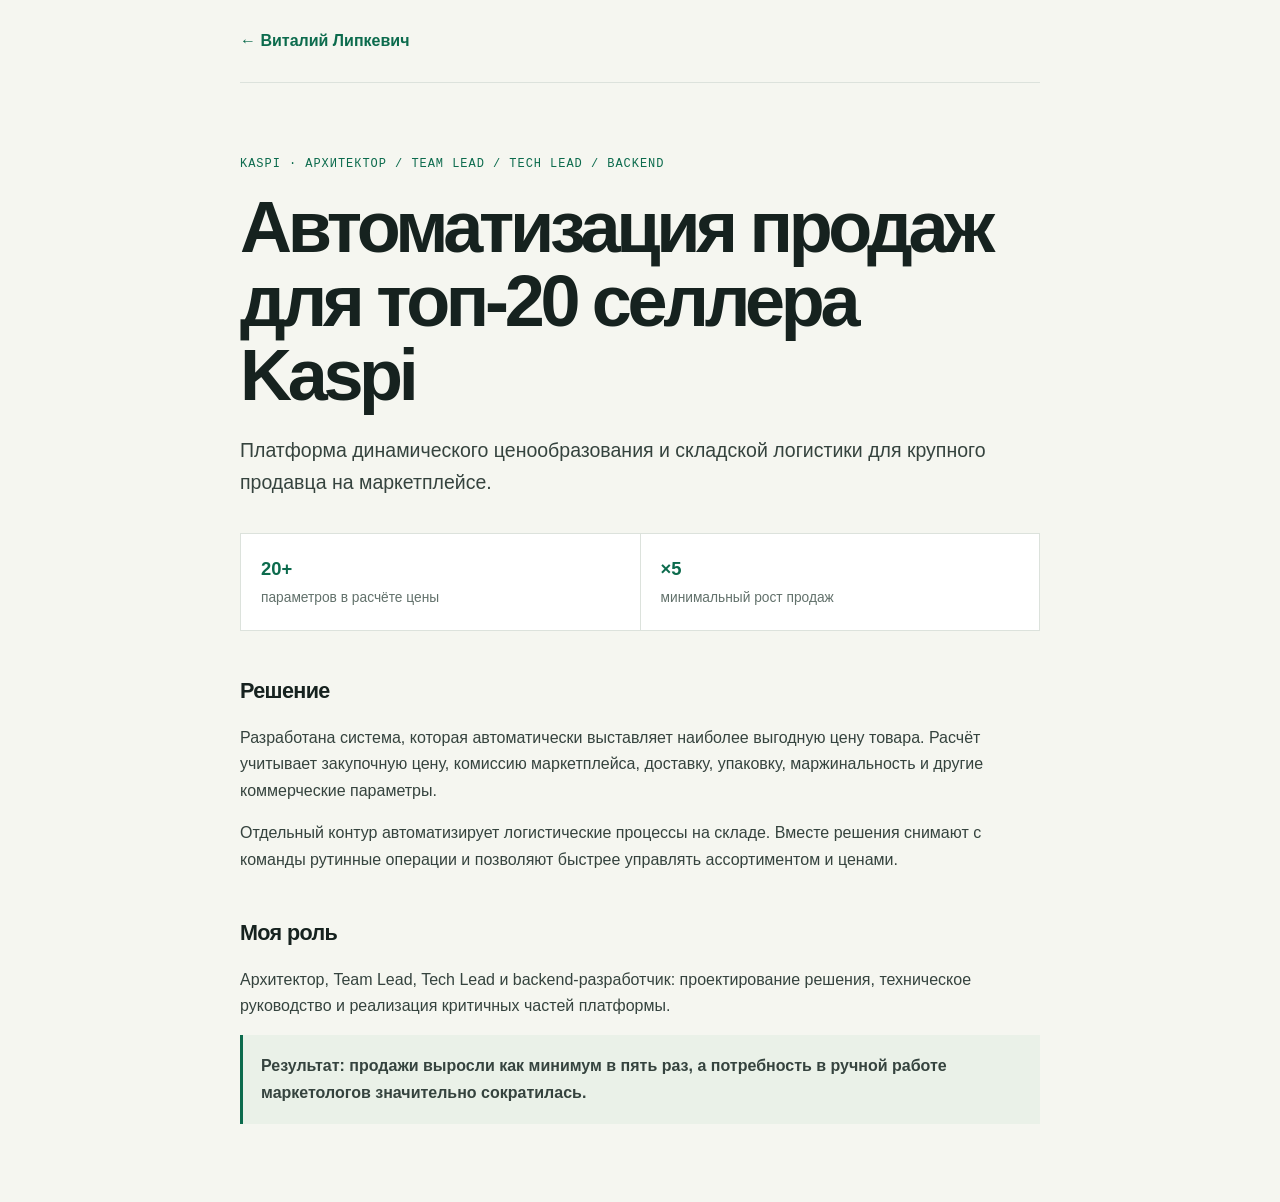
<file: cases/kaspi-pricing/index.html>
<!doctype html>
<html lang="ru"><head><meta charset="utf-8"><meta name="viewport" content="width=device-width,initial-scale=1"><title>Автоматизация продаж для селлера Kaspi | Виталий Липкевич</title><meta name="description" content="Кейс автоматизации ценообразования и складской логистики для селлера из топ-20 Kaspi."><link rel="canonical" href="https://vetrof.github.io/cases/kaspi-pricing/"><link rel="stylesheet" href="../case.css"></head><body><div class="wrap"><header><a href="/">← Виталий Липкевич</a></header><main><p class="label">Kaspi · Архитектор / Team Lead / Tech Lead / Backend</p><h1>Автоматизация продаж для топ-20 селлера Kaspi</h1><p class="lead">Платформа динамического ценообразования и складской логистики для крупного продавца на маркетплейсе.</p><div class="facts"><div class="fact"><b>20+</b><span>параметров в расчёте цены</span></div><div class="fact"><b>×5</b><span>минимальный рост продаж</span></div></div><h2>Решение</h2><p>Разработана система, которая автоматически выставляет наиболее выгодную цену товара. Расчёт учитывает закупочную цену, комиссию маркетплейса, доставку, упаковку, маржинальность и другие коммерческие параметры.</p><p>Отдельный контур автоматизирует логистические процессы на складе. Вместе решения снимают с команды рутинные операции и позволяют быстрее управлять ассортиментом и ценами.</p><h2>Моя роль</h2><p>Архитектор, Team Lead, Tech Lead и backend-разработчик: проектирование решения, техническое руководство и реализация критичных частей платформы.</p><p class="outcome">Результат: продажи выросли как минимум в пять раз, а потребность в ручной работе маркетологов значительно сократилась.</p></main></div></body></html>
</file>
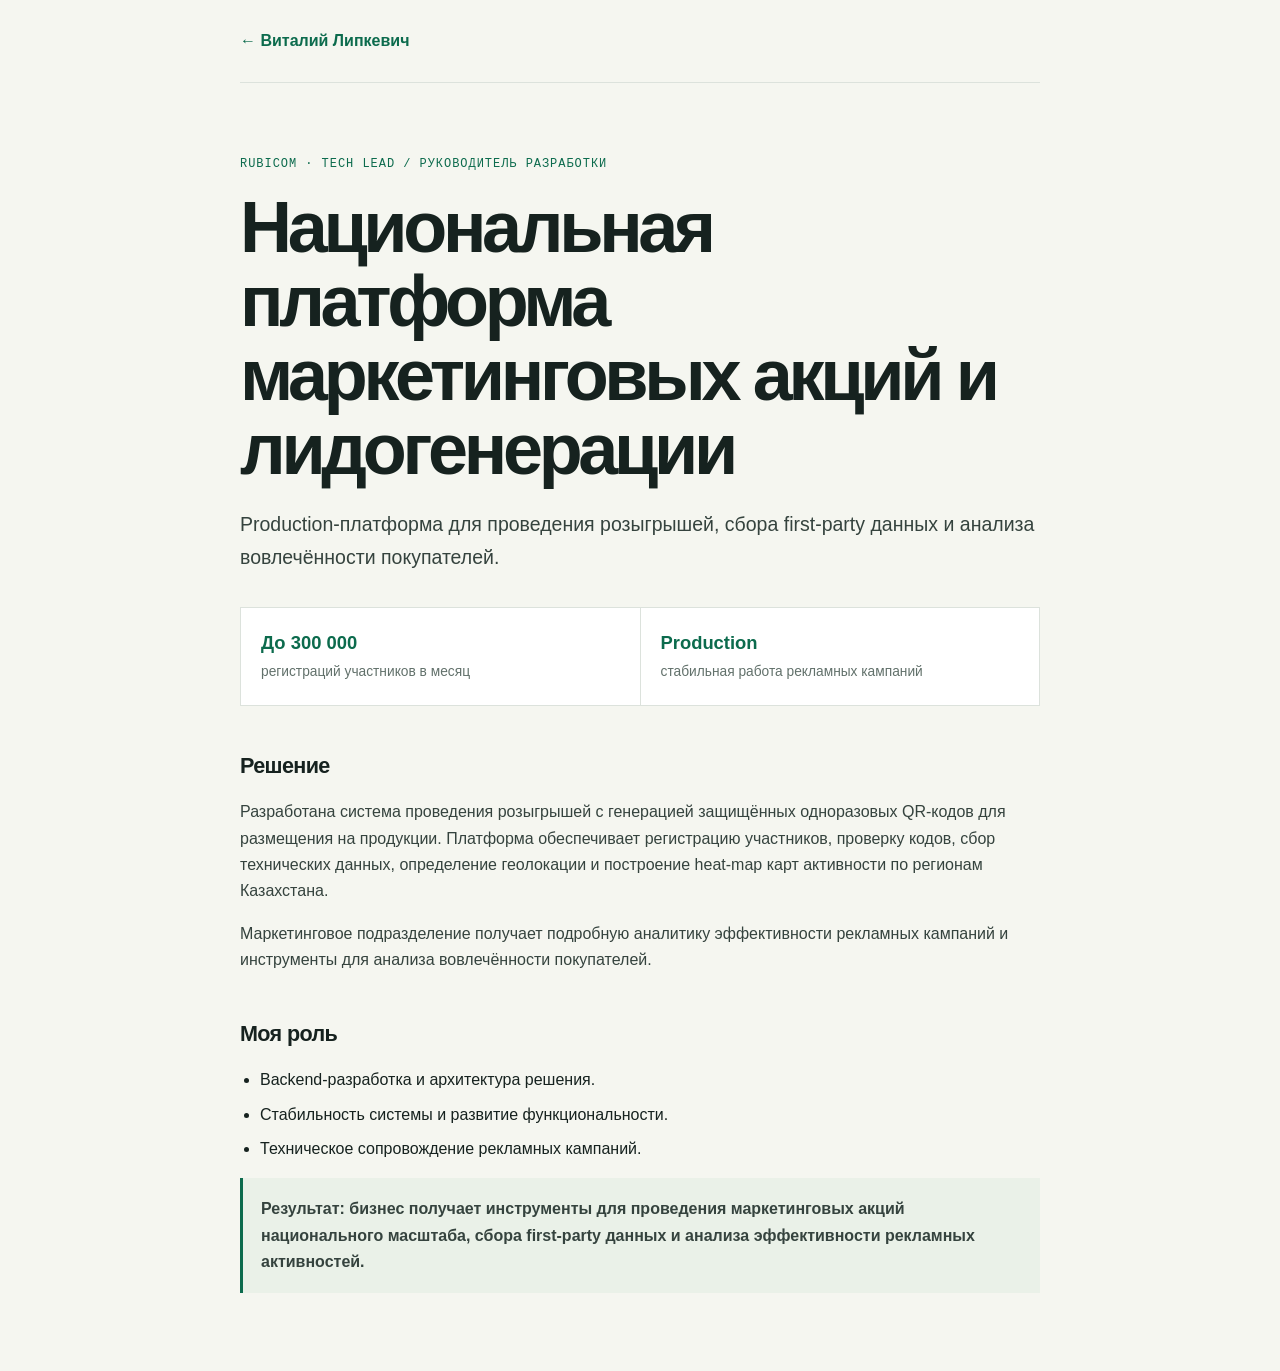
<file: cases/promo-platform/index.html>
<!doctype html><html lang="ru"><head><meta charset="utf-8"><meta name="viewport" content="width=device-width,initial-scale=1"><title>Платформа маркетинговых акций и лидогенерации | Виталий Липкевич</title><meta name="description" content="Кейс национальной production-платформы маркетинговых акций: QR-коды, лидогенерация, геоаналитика и до 300 000 регистраций в месяц."><link rel="canonical" href="https://vetrof.github.io/cases/promo-platform/"><link rel="stylesheet" href="../case.css"></head><body><div class="wrap"><header><a href="/">← Виталий Липкевич</a></header><main><p class="label">Rubicom · Tech Lead / Руководитель разработки</p><h1>Национальная платформа маркетинговых акций и лидогенерации</h1><p class="lead">Production-платформа для проведения розыгрышей, сбора first-party данных и анализа вовлечённости покупателей.</p><div class="facts"><div class="fact"><b>До 300 000</b><span>регистраций участников в месяц</span></div><div class="fact"><b>Production</b><span>стабильная работа рекламных кампаний</span></div></div><h2>Решение</h2><p>Разработана система проведения розыгрышей с генерацией защищённых одноразовых QR-кодов для размещения на продукции. Платформа обеспечивает регистрацию участников, проверку кодов, сбор технических данных, определение геолокации и построение heat-map карт активности по регионам Казахстана.</p><p>Маркетинговое подразделение получает подробную аналитику эффективности рекламных кампаний и инструменты для анализа вовлечённости покупателей.</p><h2>Моя роль</h2><ul><li>Backend-разработка и архитектура решения.</li><li>Стабильность системы и развитие функциональности.</li><li>Техническое сопровождение рекламных кампаний.</li></ul><p class="outcome">Результат: бизнес получает инструменты для проведения маркетинговых акций национального масштаба, сбора first-party данных и анализа эффективности рекламных активностей.</p></main></div></body></html>
</file>
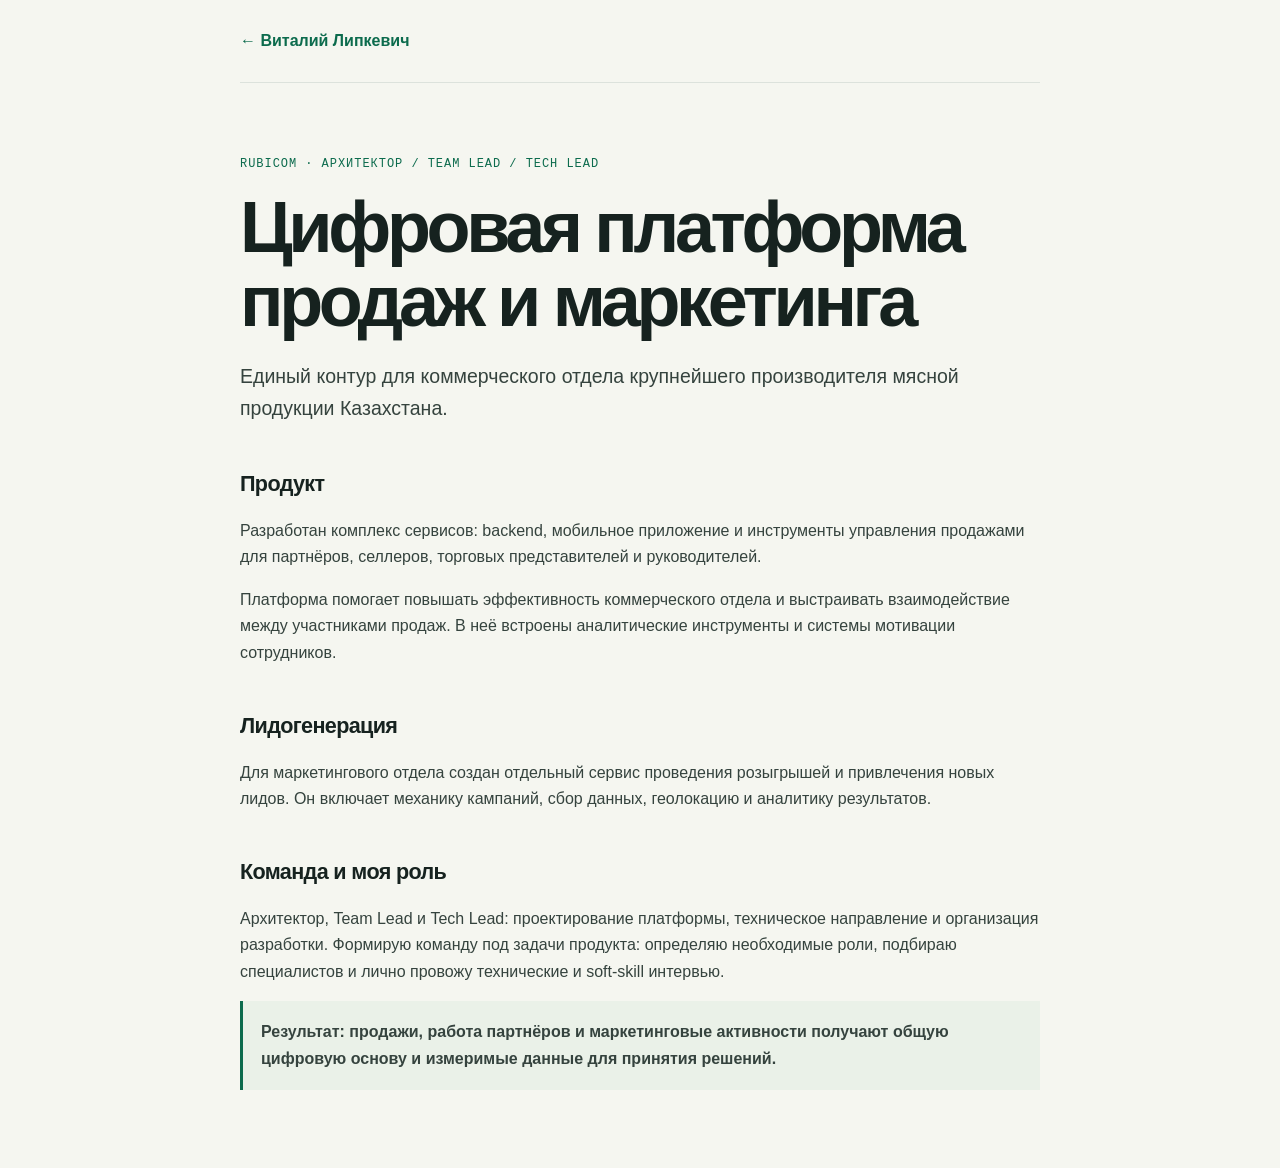
<file: cases/topsell/index.html>
<!doctype html>
<html lang="ru"><head><meta charset="utf-8"><meta name="viewport" content="width=device-width,initial-scale=1"><title>Rubicom — цифровая платформа продаж и маркетинга | Виталий Липкевич</title><meta name="description" content="Кейс Rubicom: цифровая платформа для продаж, партнёров, мотивации сотрудников, аналитики и лидогенерации."><link rel="canonical" href="https://vetrof.github.io/cases/topsell/"><link rel="stylesheet" href="../case.css"></head><body><div class="wrap"><header><a href="/">← Виталий Липкевич</a></header><main><p class="label">Rubicom · Архитектор / Team Lead / Tech Lead</p><h1>Цифровая платформа продаж и маркетинга</h1><p class="lead">Единый контур для коммерческого отдела крупнейшего производителя мясной продукции Казахстана.</p><h2>Продукт</h2><p>Разработан комплекс сервисов: backend, мобильное приложение и инструменты управления продажами для партнёров, селлеров, торговых представителей и руководителей.</p><p>Платформа помогает повышать эффективность коммерческого отдела и выстраивать взаимодействие между участниками продаж. В неё встроены аналитические инструменты и системы мотивации сотрудников.</p><h2>Лидогенерация</h2><p>Для маркетингового отдела создан отдельный сервис проведения розыгрышей и привлечения новых лидов. Он включает механику кампаний, сбор данных, геолокацию и аналитику результатов.</p><h2>Команда и моя роль</h2><p>Архитектор, Team Lead и Tech Lead: проектирование платформы, техническое направление и организация разработки. Формирую команду под задачи продукта: определяю необходимые роли, подбираю специалистов и лично провожу технические и soft-skill интервью.</p><p class="outcome">Результат: продажи, работа партнёров и маркетинговые активности получают общую цифровую основу и измеримые данные для принятия решений.</p></main></div></body></html>
</file>
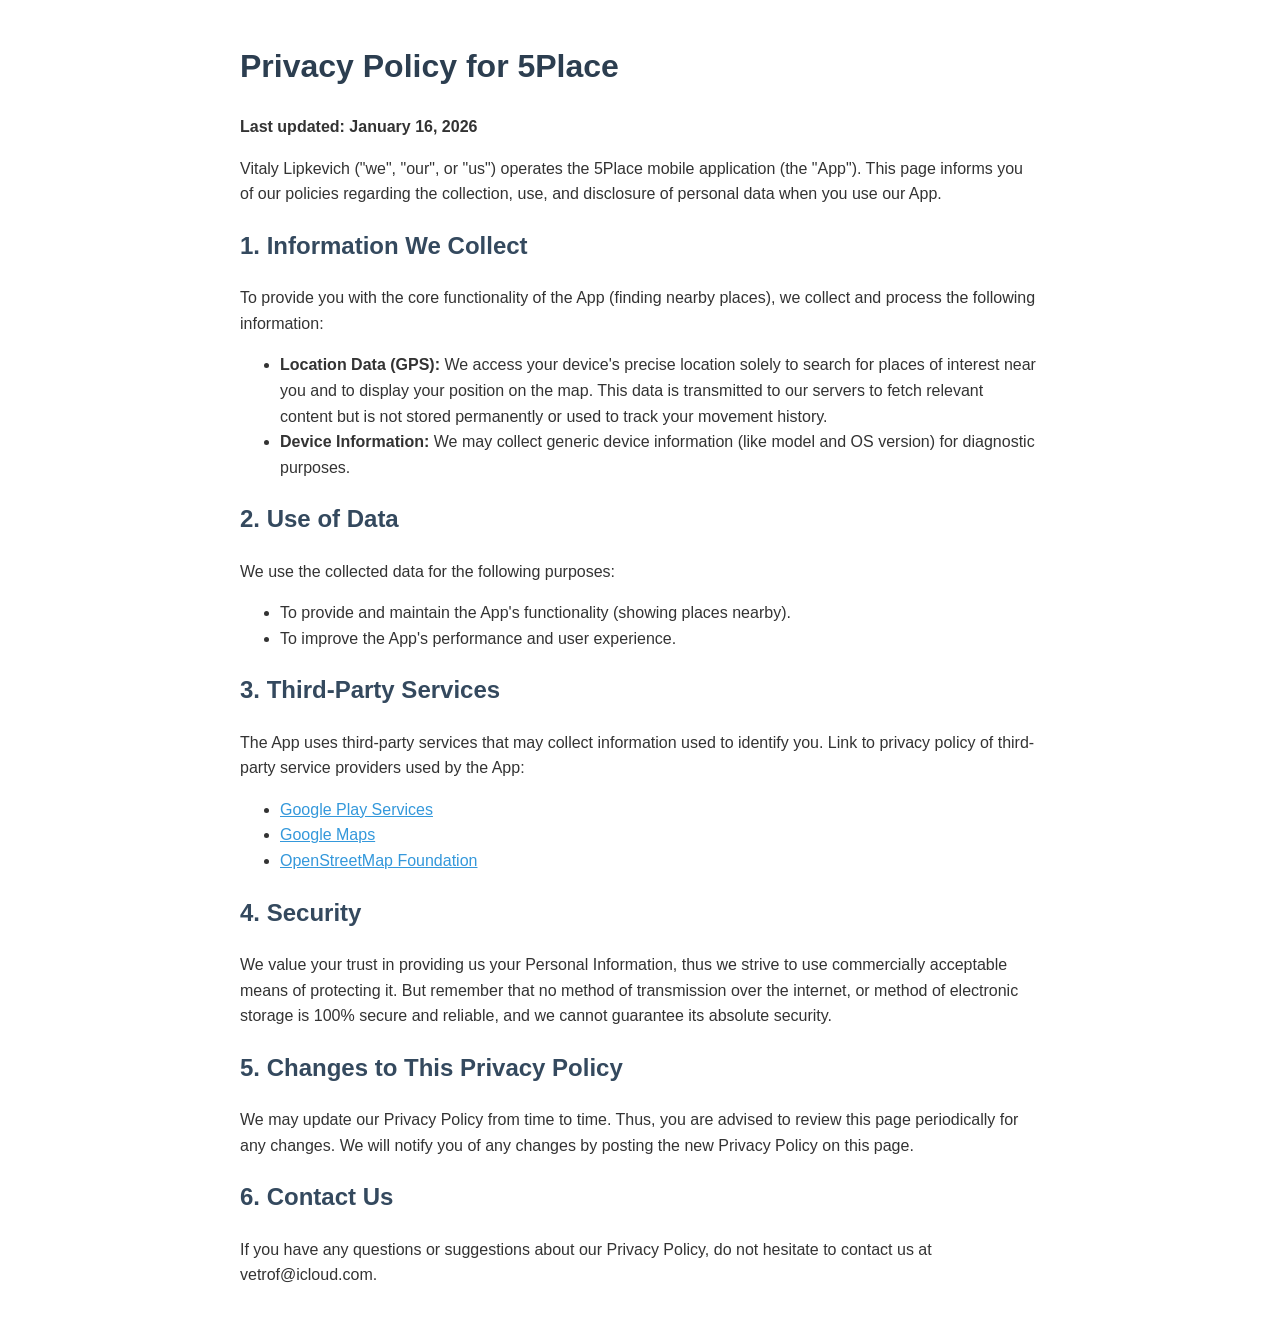
<file: privacy-policy.html>
<!DOCTYPE html>
<html>
<head>
    <meta charset="utf-8">
    <title>Privacy Policy - 5Place</title>
    <style>
        body { font-family: sans-serif; line-height: 1.6; max-width: 800px; margin: 0 auto; padding: 20px; color: #333; }
        h1 { color: #2c3e50; }
        h2 { color: #34495e; margin-top: 20px; }
        a { color: #3498db; }
    </style>
</head>
<body>
    <h1>Privacy Policy for 5Place</h1>
    <p><strong>Last updated: January 16, 2026</strong></p>

    <p>Vitaly Lipkevich ("we", "our", or "us") operates the 5Place mobile application (the "App"). This page informs you of our policies regarding the collection, use, and disclosure of personal data when you use our App.</p>

    <h2>1. Information We Collect</h2>
    <p>To provide you with the core functionality of the App (finding nearby places), we collect and process the following information:</p>
    <ul>
        <li><strong>Location Data (GPS):</strong> We access your device's precise location solely to search for places of interest near you and to display your position on the map. This data is transmitted to our servers to fetch relevant content but is not stored permanently or used to track your movement history.</li>
        <li><strong>Device Information:</strong> We may collect generic device information (like model and OS version) for diagnostic purposes.</li>
    </ul>

    <h2>2. Use of Data</h2>
    <p>We use the collected data for the following purposes:</p>
    <ul>
        <li>To provide and maintain the App's functionality (showing places nearby).</li>
        <li>To improve the App's performance and user experience.</li>
    </ul>

    <h2>3. Third-Party Services</h2>
    <p>The App uses third-party services that may collect information used to identify you. Link to privacy policy of third-party service providers used by the App:</p>
    <ul>
        <li><a href="https://policies.google.com/privacy" target="_blank">Google Play Services</a></li>
        <li><a href="https://policies.google.com/privacy" target="_blank">Google Maps</a></li>
        <li><a href="https://wiki.osmfoundation.org/wiki/Privacy_Policy" target="_blank">OpenStreetMap Foundation</a></li>
    </ul>

    <h2>4. Security</h2>
    <p>We value your trust in providing us your Personal Information, thus we strive to use commercially acceptable means of protecting it. But remember that no method of transmission over the internet, or method of electronic storage is 100% secure and reliable, and we cannot guarantee its absolute security.</p>

    <h2>5. Changes to This Privacy Policy</h2>
    <p>We may update our Privacy Policy from time to time. Thus, you are advised to review this page periodically for any changes. We will notify you of any changes by posting the new Privacy Policy on this page.</p>

    <h2>6. Contact Us</h2>
    <p>If you have any questions or suggestions about our Privacy Policy, do not hesitate to contact us at vetrof@icloud.com.</p>
</body>
</html>
</file>
<file: cases/case.css>
:root{--ink:#16221f;--muted:#62716b;--paper:#f5f6f0;--card:#fff;--line:#dce2dc;--green:#0c6b4d;--soft:#eaf1e8}*{box-sizing:border-box}body{margin:0;background:var(--paper);color:var(--ink);font:16px/1.65 Arial,sans-serif}.wrap{width:min(800px,calc(100% - 36px));margin:auto}header{padding:28px 0;border-bottom:1px solid var(--line)}header a{color:var(--green);font-weight:700;text-decoration:none}main{padding:62px 0}p{color:#35433e}p+p{margin-top:16px}.label{color:var(--green);font:12px/1.2 monospace;letter-spacing:.08em;text-transform:uppercase}h1{margin:18px 0 22px;font-size:clamp(2.2rem,7vw,4.5rem);letter-spacing:-.06em;line-height:1.03}h2{margin:42px 0 12px;font-size:1.35rem;letter-spacing:-.03em}.lead{font-size:1.22rem}.facts{display:grid;grid-template-columns:repeat(2,1fr);gap:1px;margin:34px 0;background:var(--line);border:1px solid var(--line)}.fact{padding:20px;background:var(--card)}.fact b{display:block;color:var(--green);font-size:1.15rem}.fact span{color:var(--muted);font-size:.86rem}ul{padding-left:20px}li+li{margin-top:8px}.outcome{padding:18px;background:var(--soft);border-left:3px solid var(--green);font-weight:700}@media(max-width:580px){.facts{grid-template-columns:1fr}main{padding:40px 0}}
</file>
